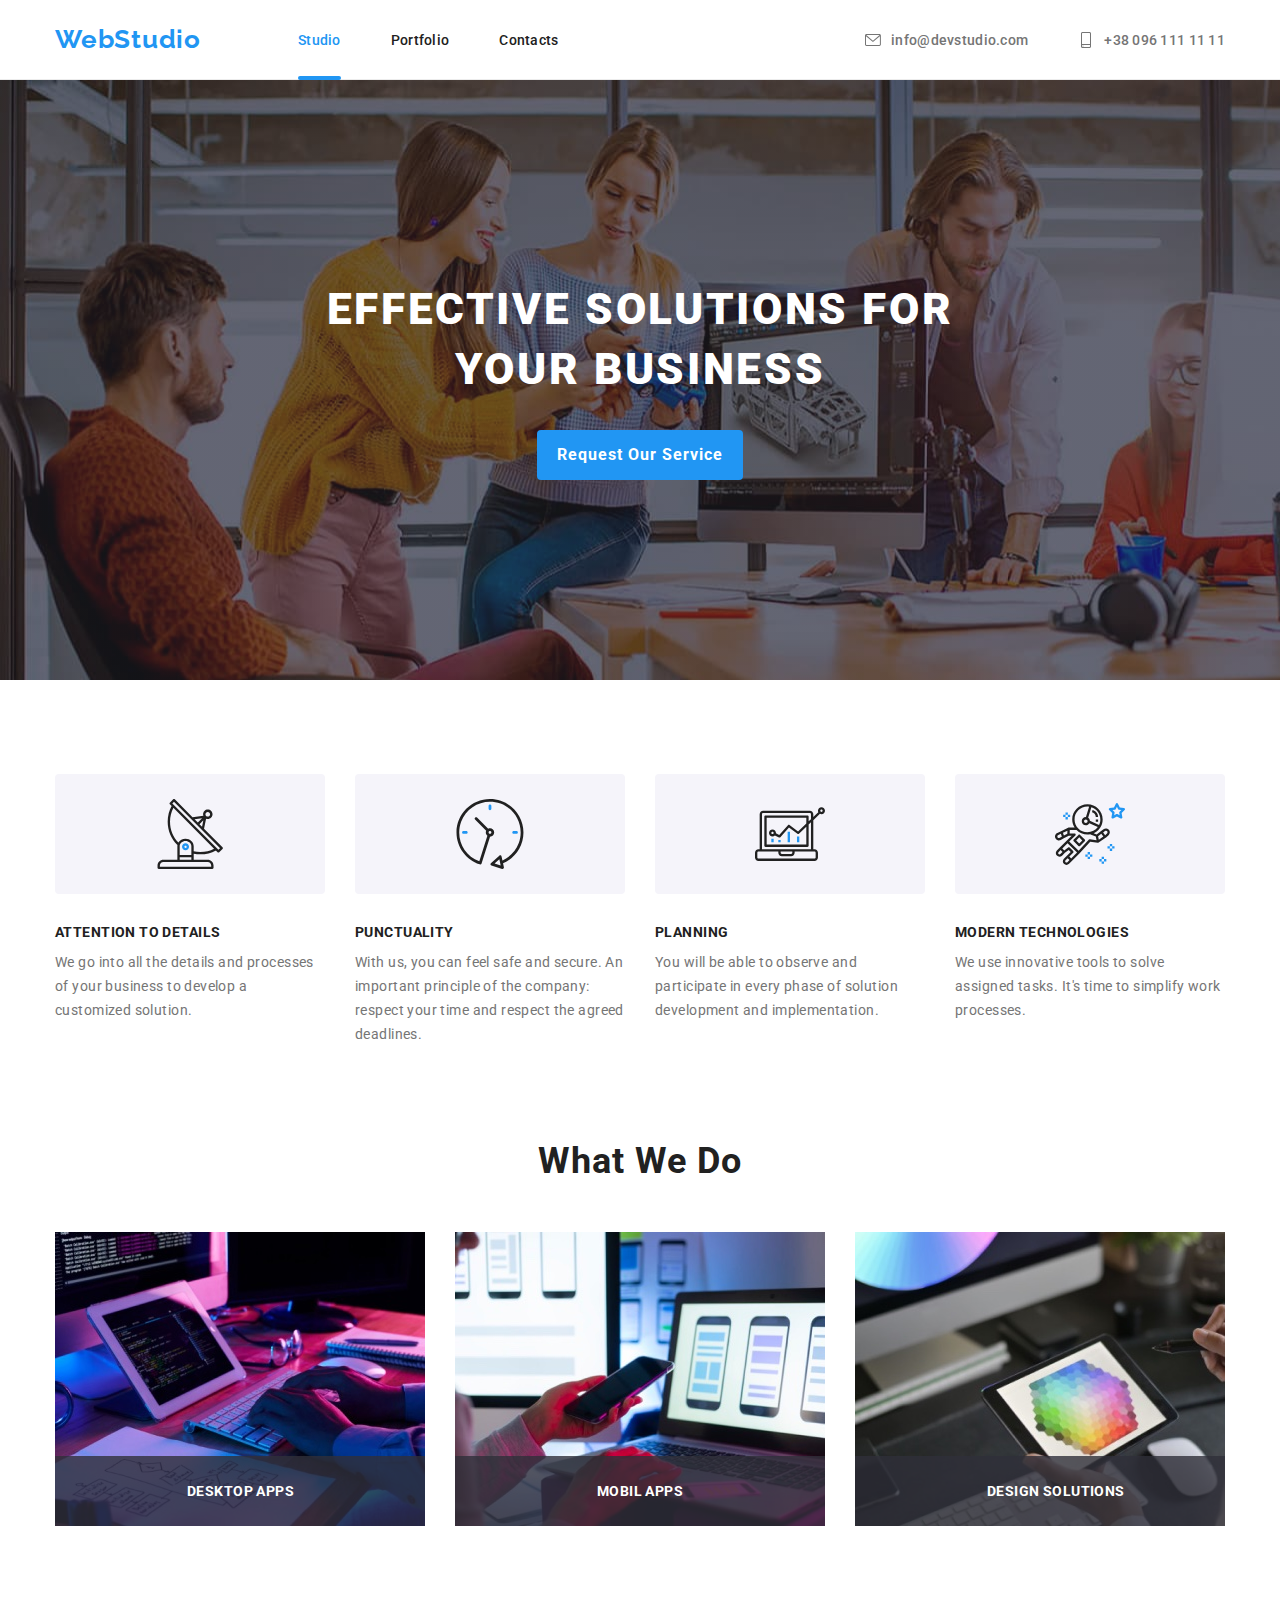
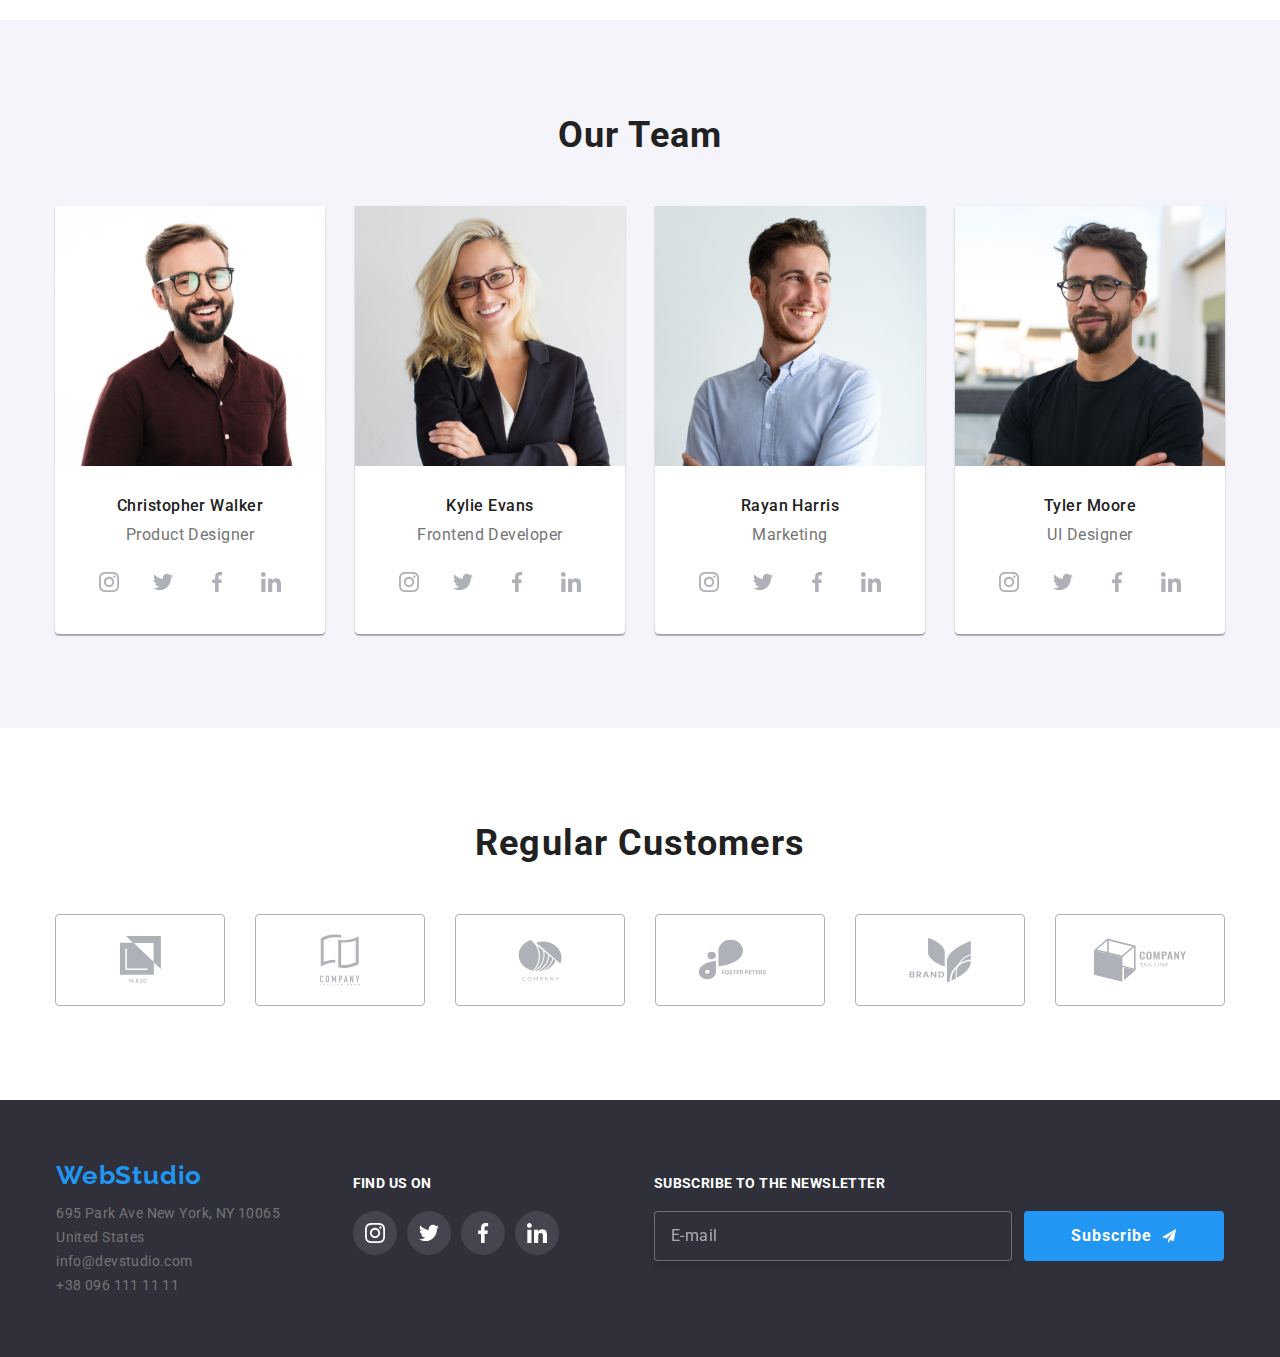
<file: index.html>
<!DOCTYPE html>
<html lang="en">

<head>
    <meta name="WebStudio" content="Effective Solutions for your Business" />
    <meta charset="UTF-8" />
    <meta http-equiv="X-UA-Compatible" content="IE=edge" />
    <meta name="viewport" content="width=device-width, initial-scale=1.0" />
    <link rel="stylesheet" href="https://cdnjs.cloudflare.com/ajax/libs/modern-normalize/1.0.0/modern-normalize.min.css" />
    <link rel="preconnect" href="https://fonts.googleapis.com" />
    <link rel="preconnect" href="https://fonts.gstatic.com" crossorigin>
    <link href="https://fonts.googleapis.com/css2?family=Raleway:wght@700&family=Roboto:wght@400;500;700;900&display=swap"
        rel="stylesheet" />
    <link rel="stylesheet" href="./css/styles.css"/>
    <title>Effective Solutions for your Business</title>
</head>

<body>

  <header class="header">
        <div class="container nav-container">
            <nav class="navbar-list">
                <a  class="logo link" 
                    href="index.html">WebStudio
                </a>
                <ul class="navbar list">
                    <li class="navbar-item"> 
                        <a class="link navbar-contact-link current-link" 
                          href="./index.html">Studio
                        </a>
                    </li>
                    <li class="navbar-item"> 
                        <a class="link navbar-contact-link" 
                          href="./portfolio.html">Portfolio
                        </a>
                    </li>
                    <li class="navbar-item"> 
                      <a class="link navbar-contact-link" href="#">Contacts</a>
                    </li>
                </ul>
            </nav>

            <ul class="nav-contacts list">
                <li class="header-contact-item">
                  <a class="link header-contact-link header-icon-link" 
                    href="mailto:info@devstudio.com">
                    <svg class="header-icon" width="16" height="12">
                    <use href="./images/icons.svg#icon-envelope"></use>
                    </svg>info@devstudio.com
                  </a>
                </li>
                <li class="header-contact-item">
                  <a class="link header-contact-link header-icon-link" 
                    href="tel:+38 096 111 11 11">
                    <svg class="header-icon" width="16" height="16">
                    <use href="./images/icons.svg#icon-smartphone"></use>
                  </svg> +38 096 111 11 11
                  </a>
                </li>
            </ul>
        </div>
  </header>

  <main>
        <section class="hero section">
          <div class="container hero-container">
            <h1 class="hero-heading">Effective Solutions For <br>Your Business</h1>
              <button class="hero-button form-open" type="button" data-modal-open>Request Our Service</button>
          </div>
        </section>

        <section class="section">
            <div class="container advantages-container">
                <ul class="advantages-list list">
                    <li class="advantages-item">
                      <div class="advantages-icons-wrapper">
                        <svg class="advantages-icons" width="70" height="70">
                            <use href="./images/icons.svg#icon-antenna"></use>
                          </svg>
                        </div>
                        <h3 class="advantages-heading">ATTENTION TO DETAILS</h3>
                        <p class="advantages-detail">We go into all the details and processes of your business to develop a customized solution.
                        </p>
                    </li>
                    <li class="advantages-item">
                      <div class="advantages-icons-wrapper">
                        <svg class="advantages-icons" width="70" height="70">
                          <use href="./images/icons.svg#icon-clock"></use>
                        </svg>
                      </div>
                      <h3 class="advantages-heading">PUNCTUALITY</h3>
                      <p class="advantages-detail">With us, you can feel safe and secure. An important principle of the company: respect your
                        time and respect the agreed
                        deadlines.</p>
                    </li>
                    <li class="advantages-item">
                      <div class="advantages-icons-wrapper">
                        <svg class="advantages-icons" width="70" height="70">
                          <use href="./images/icons.svg#icon-diagram"></use>
                        </svg>
                      </div>
                      <h3 class="advantages-heading">PLANNING</h3>
                      <p class="advantages-detail">You will be able to observe and participate in every phase of solution development and
                        implementation.</p>
                    </li>
                    <li class="advantages-item">
                      <div class="advantages-icons-wrapper">
                        <svg class="advantages-icons" width="70" height="70">
                          <use href="./images/icons.svg#icon-astronaut"></use>
                        </svg>
                      </div>
                      <h3 class="advantages-heading">MODERN TECHNOLOGIES</h3>
                      <p class="advantages-detail">We use innovative tools to solve assigned tasks. It's time to simplify work processes.</p>
                    </li>
                </ul>
            </div>
        </section>

        <section class="section section-no-top-padding">
            <div class="container we-do-container">
                <h2 class="section-heading section-heading-do">What We Do</h2>
                <ul class="we-do-list list">
                  <li class="we-do-item">
                    <img src="./images/wwdo1.jpg"
                      alt="hands at keyboard with design tree and tablet" 
                      width="370" />
                      <p class="we-do-label">Desktop Apps</p>
                  </li>
                  <li class="we-do-item">
                    <img src="./images/wwdo2.jpg"
                      alt="laptop with various design layouts on screen and hands holding smartphone"
                      width="370" />
                      <p class="we-do-label">Mobil Apps</p>
                  </li>
                  <li class="we-do-item">
                    <img src="./images/wwdo3.jpg" 
                      alt="desk with hands holding tablet with color wheel displayed"
                      width="370" />
                      <p class="we-do-label">Design Solutions</p>
                </ul>
            </div>
        </section>

        <section class="section section-team">
            <div class="container team-container">
                <h2 class="section-heading section-heading-team">Our Team</h2>
                <ul class="team-list list">
                  <li class="team-item"> 
                      <img class="team-image" 
                        src=./images/product.jpg 
                        alt=" head shot of smiling employee looking stylish"
                        width="270" /> 
                      <h3 class="team-name">
                        Christopher Walker
                      </h3>
                      <p class="team-title">
                        Product Designer
                      </p>
                      <ul class="socials-list list">
                        <li class="socials-item">
                          <a class="link socials-link" href="#">
                            <svg class="socials-icons" width="20" height="20">
                              <use class="socials-icon" href="./images/icons.svg#icon-instagram"></use>
                            </svg>
                          </a>
                        </li>
                        <li class="socials-item">
                          <a class="link socials-link" href="#">
                            <svg class="socials-icons" width="20" height="20">
                              <use href="./images/icons.svg#icon-twitter"></use>
                            </svg>
                          </a>
                        </li>
                        <li class="socials-item">
                          <a class="link socials-link" href="#">
                            <svg class="socials-icons" width="20" height="20">
                              <use href="./images/icons.svg#icon-facebook"></use>
                            </svg>
                          </a>
                        </li>
                        <li class="socials-item">
                          <a class="link socials-link" href="#">
                            <svg class="socials-icons" width="20" height="20">
                              <use href="./images/icons.svg#icon-linkedin"></use>
                            </svg>
                          </a>
                        </li>
                      </ul>
                  </li>
                  <li class="team-item">
                      <img class="team-image" 
                        src="./images/frontend.jpg" 
                        alt=" head shot of smiling employee looking stylish"
                        width="270" />
                      <h3 class="team-name">
                        Kylie Evans
                      </h3>
                      <p class="team-title">
                        Frontend Developer
                      </p>
                      <ul class="socials-list list">
                        <li class="socials-item">
                          <a class="link socials-link" href="#">
                            <svg class="socials-icons" width="20" height="20">
                              <use href="./images/icons.svg#icon-instagram"></use>
                            </svg>
                          </a>
                        </li>
                        <li class="socials-item">
                          <a class="link socials-link" href="#">
                            <svg class="socials-icons" width="20" height="20">
                              <use href="./images/icons.svg#icon-twitter"></use>
                            </svg>
                          </a>
                        </li>
                        <li class="socials-item">
                          <a class="link socials-link" href="#">
                            <svg class="socials-icons" width="20" height="20">
                              <use href="./images/icons.svg#icon-facebook"></use>
                            </svg>
                          </a>
                        </li>
                        <li class="socials-item">
                          <a class="link link socials-link" href="#">
                            <svg class="socials-icons" width="20" height="20">
                              <use href="./images/icons.svg#icon-linkedin"></use>
                            </svg>
                          </a>
                        </li>
                      </ul>
                  </li>
                  <li class="team-item">
                      <img class="team-image" 
                        src="./images/marketing.jpg" 
                        alt=" head shot of smiling employee looking stylish"
                        width="270" />
                      <h3 class="team-name">
                        Rayan Harris
                      </h3>
                      <p class="team-title">
                        Marketing
                      </p>
                      <ul class="socials-list list">
                        <li class="socials-item">
                          <a class="socials-link" href="#">
                            <svg class="socials-icons" width="20" height="20">
                              <use href="./images/icons.svg#icon-instagram"></use>
                            </svg>
                          </a>
                        </li>
                        <li class="socials-item">
                          <a class="link socials-link" href="#">
                            <svg class="socials-icons" width="20" height="20">
                              <use href="./images/icons.svg#icon-twitter"></use>
                            </svg>
                          </a>
                        </li>
                        <li class="socials-item">
                          <a class="link socials-link" href="#">
                            <svg class="socials-icons" width="20" height="20">
                              <use href="./images/icons.svg#icon-facebook"></use>
                            </svg>
                          </a>
                        </li>
                        <li class="socials-item">
                          <a class="link socials-link" href="#">
                            <svg class="socials-icons" width="20" height="20">
                              <use href="./images/icons.svg#icon-linkedin"></use>
                            </svg>
                          </a>
                        </li>
                      </ul>
                  </li>
                  <li class="team-item">
                      <img class="team-image" 
                        src="./images/uidesign.jpg" 
                        alt=" head shot of smiling employee looking stylish"
                        width="270" />
                      <h3 class="team-name">
                        Tyler Moore
                      </h3>
                      <p class="team-title">
                         UI Designer
                      </p>
                      <ul class="socials-list list">
                        <li class="socials-item">
                          <a class="link socials-link" href="#">
                            <svg class="socials-icons" width="20" height="20">
                              <use href="./images/icons.svg#icon-instagram"></use>
                            </svg>
                          </a>
                        </li>
                        <li class="socials-item">
                          <a class="link socials-link" href="#">
                            <svg class="socials-icons" width="20" height="20">
                              <use href="./images/icons.svg#icon-twitter"></use>
                            </svg>
                          </a>
                        </li>
                        <li class="socials-item">
                          <a class="link socials-link" href="#">
                            <svg class="socials-icons" width="20" height="20">
                              <use href="./images/icons.svg#icon-facebook"></use>
                            </svg>
                          </a>
                        </li>
                        <li class="socials-item">
                          <a class="link socials-link" href="#">
                            <svg class="socials-icons" width="20" height="20">
                              <use href="./images/icons.svg#icon-linkedin"></use>
                            </svg>
                          </a>
                        </li>
                      </ul>
                  </li>
                </ul>
            </div>
        </section>

        <section class="section section-clients">
          <div class="container clients-container">
            <h2 class="section-heading section-heading-clients">Regular Customers</h2>
            <ul class="clients-list list">
              <li class="clients-item">
                <a href="#" class="link clients-link">
                  <svg class="clients-icon" width="41" height="47">
                      <use href="./images/icons.svg#icon-yacoone"></use>
                    </svg>
                  </a>
              </li>
              <li class="clients-item">
                <a href="#" class="link clients-link">
                  <svg class="clients-icon" width="40" height="52">
                    <use href="./images/icons.svg#icon-clienttwo"></use>
                  </svg>
                </a>
              </li>
              <li class="clients-item">
                  <a href="#" class="link clients-link">
                    <svg class="clients-icon" width="44" height="42">
                      <use href="./images/icons.svg#icon-clientthree"></use>
                    </svg>
                  </a>
              </li>
              <li class="clients-item">
                  <a href="#" class="link clients-link">
                    <svg class="clients-icon" width="85" height="41">
                      <use href="./images/icons.svg#icon-fosterpetersfour"></use>
                    </svg>
                  </a>
              </li>
              <li class="clients-item">
                  <a href="#" class="link clients-link">
                    <svg class="clients-icon" width="63" height="46">
                      <use href="./images/icons.svg#icon-clientfive"></use>
                    </svg>
                  </a>
              </li>
              <li class="clients-item">
                  <a href="#" class="link link clients-link">
                    <svg class="clients-icon" width="94" height="44">
                      <use href="./images/icons.svg#icon-clientsix"></use>
                    </svg>
                  </a>
              </li>
            </ul>
          </div>
        </section>
  </main>
    
  <footer class="footer">
    <div class="container footer-container">
      <div class="footer-logo-wrapper">
        <a class="link logo logo-footer" href="index.html">WebStudio</a>
        <address class="address">
          <ul class="list-address list">
            <li>
              <a class="link footer-address-link" href="#">695 Park Ave New York, NY 10065<br>United States</a>
            </li>
            <li>
              <a class="link footer-address-link" href="mailto:info@devstudio.com">info@devstudio.com</a>
            </li>
            <li>
              <a class="link footer-address-link" href="tel:+38 096 111 11 11"> +38 096 111 11 11</a>
            </li>
          </ul>
        </address>
      </div>
      <div class="footer-icon-wrapper">
          <h3 class="footer-header">Find Us On</h3>
          <ul class="footer-socials-list list">
            <li class="footer-socials-item">
              <a class="link footer-socials-link" href="#">
              <svg class="footer-socials-icon" width="20" height="20">
                <use href="./images/icons.svg#icon-instagram"></use>
              </svg>
              </a>
            </li>
            <li class="footer-socials-item">
              <a class="link footer-socials-link" href="#">
              <svg class="footer-socials-icon" width="20" height="20">
                <use href="./images/icons.svg#icon-twitter"></use>
              </svg>
              </a>
            </li>
            <li class="footer-socials-item">
              <a class="link footer-socials-link" href="#">
              <svg class="footer-socials-icon" width="20" height="20">
                <use href="./images/icons.svg#icon-facebook"></use>
              </svg>
              </a>
            </li>
            <li class="footer-socials-item">
              <a class="link footer-socials-link" href="#">
              <svg class="footer-socials-icon" width="20" height="20">
                <use href="./images/icons.svg#icon-linkedin"></use>
              </svg>
              </a>
            </li>
          </ul>
      </div>
      <div class="subscription-content">
            <h3 class="footer-header subscription-header">Subscribe to the Newsletter</h3>
            <form class="subscription-form" action="#" method="POST" name="order-form" autocomplete="off">
                <label class="subscription-label">
                <input class="subscription-input" type="email" name="email" id="footer-placeholder" placeholder="E-mail" required/>  
                </label>
                <button class="subscription-button" type="submit">Subscribe
                  <svg class="subscription-icon" width="24" height="24">
                  <use href="./images/icons.svg#icon-send-airplane"></use>
                </svg>
              </button>     
             </form>
      </div>
    </div>
  </footer>

  <div class="backdrop is-hidden" data-modal>
    <div class="modal-content">
      <button type="button" class="form-close button" data-modal-close="">
        <svg class="close" width="12" height="10">
        <use href="./images/icons.svg#icon-close"></use>
      </svg>
      </button>
      <h3 class="modal-heading">Leave your information and we'll call you back</h3>
      
      <form class="modal-form" action="#" method="POST" name="order-form" autocomplete="off">
        <div class="modal-icon-wrapper">
          <label class="modal-label">
            <span class="modal-label-text">Name</span>
            <input class="modal-input modal-text" type="text" name="full-name" required/>
            <svg class="modal-icon" width="12" height="12">
              <use href="./images/icons.svg#icon-modal-peep"></use>
            </svg>
          </label>
        </div>
        
        <div class="modal-icon-wrapper">
          <label class="modal-label">
          <span class="modal-label-text">Telephone</span>
          <input class="modal-input modal-text" type="tel" name="telephone" />
          <svg class="modal-icon" width="13" height="13">
            <use href="./images/icons.svg#icon-modal-phone"></use>
          </svg>
         </label>
        </div>
    
        <div class="modal-icon-wrapper">
          <label class="modal-label">
          <span class="modal-label-text">E-mail</span>
          <input class="modal-input modal-text" type="email" name="E-mail" required/>
          <svg class="modal-icon" width="15" height="12">
            <use href="./images/icons.svg#icon-modal-envelope"></use>
          </svg>
         </label>
        </div>
    
        <label class="modal-label textarea-label">Comments
          <textarea class="modal-textarea modal-text" id="textarea-placeholder" name="Comments" rows="7" placeholder="Enter the text"></textarea>
        </label> 
    <div class="agree-check-wrapper">
    <label class="agree-check">
    <input type="checkbox" class="checkmark" name="agreement" value="agree" />
      <svg class="icon" width="16" height="16">
        <use href="./images/icons.svg#form-check"></use>
      </svg>
    <span class="agree-text">
        I agree with the newsletter and accept the
      <a class="link modal-link" href="#" class="terms">Terms and Conditions </a>
    </span>
    </label>
    </div>
    <button class="modal-button" type="submit">Send</button>
    </form>
  </div>
  </div>

  <script src="./js/modal.js"></script>
</body>

</html>
</file>
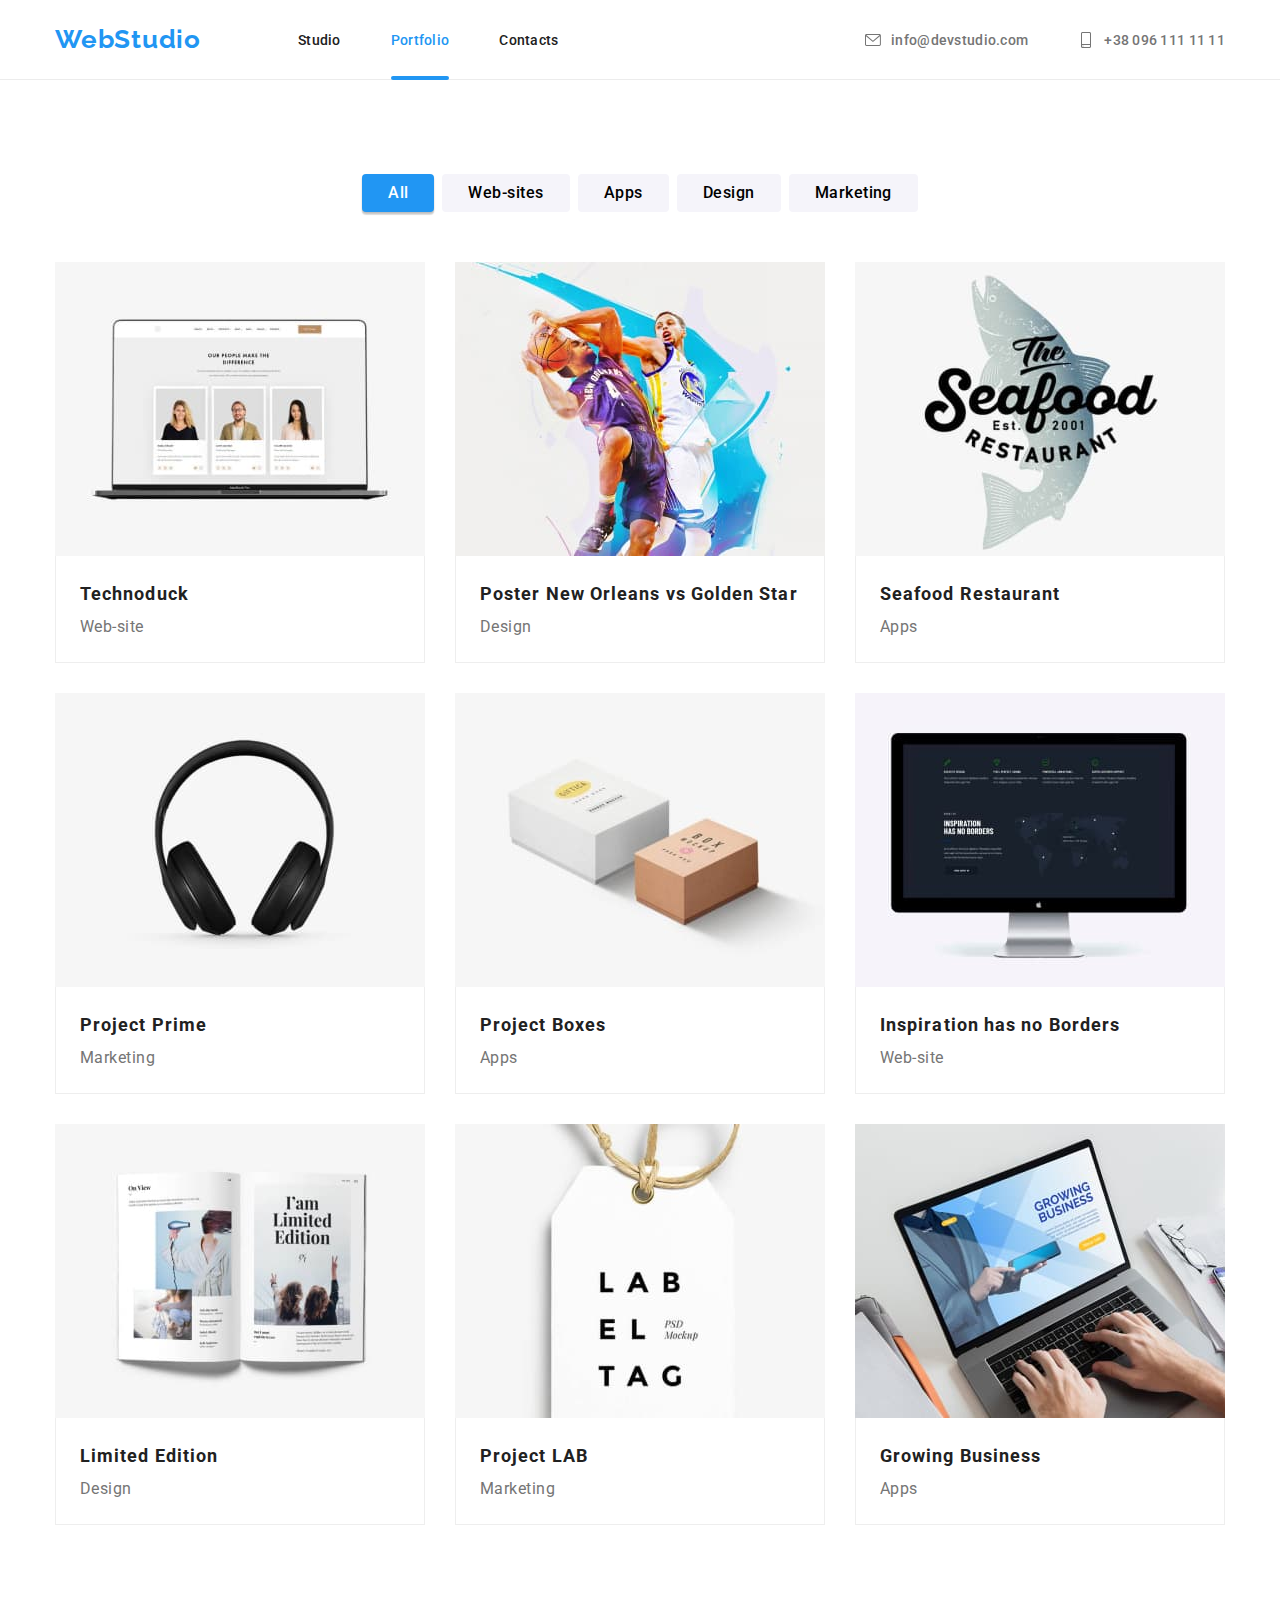
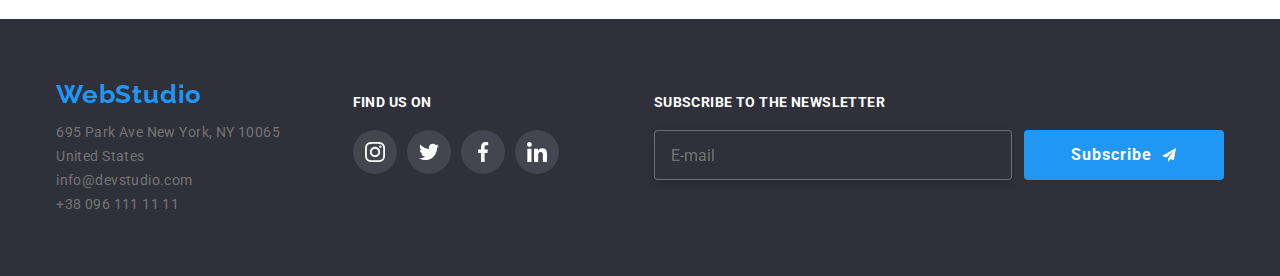
<file: portfolio.html>
<!DOCTYPE html>
<html lang="en">

<head>
    <meta name="WebStudio" content="Effective Solutions for your Business" />
    <meta charset="UTF-8"/>
    <meta http-equiv="X-UA-Compatible" content="IE=edge" />
    <meta name="viewport" content="width=device-width, initial-scale=1.0"/>
    <link rel="stylesheet" href="https://cdnjs.cloudflare.com/ajax/libs/modern-normalize/1.0.0/modern-normalize.min.css" />
    <link rel="preconnect" href="https://fonts.googleapis.com"/>
    <link rel="preconnect" href="https://fonts.gstatic.com" crossorigin />
    <link href="https://fonts.googleapis.com/css2?family=Raleway:wght@700&family=Roboto:wght@400;500;700;900&display=swap"
        rel="stylesheet"/>
    <link rel="stylesheet" href="./css/styles.css"/>

    <title>Effective Solutions for your Business</title>
</head>

<body>

    <header class="header">
      <div class="container nav-container">
        <nav class="navbar-list">
          <a class="logo link" href="index.html">WebStudio
          </a>
          <ul class="navbar list">
            <li class="navbar-item">
              <a class="link navbar-contact-link" href="./index.html">Studio
              </a>
            </li>
            <li class="navbar-item">
              <a class="link navbar-contact-link current-link" href="./portfolio.html">Portfolio
              </a>
            </li>
            <li class="navbar-item">
              <a class="link navbar-contact-link" href="#">Contacts</a>
            </li>
          </ul>
        </nav>
    
        <ul class="nav-contacts list">
          <li class="header-contact-item">
            <a class="link header-contact-link header-icon-link" href="mailto:info@devstudio.com">
              <svg class="header-icon" width="16" height="12">
                <use href="./images/icons.svg#icon-envelope"></use>
              </svg>info@devstudio.com
            </a>
          </li>
          <li class="header-contact-item">
            <a class="link header-contact-link header-icon-link" href="tel:+38 096 111 11 11">
              <svg class="header-icon" width="16" height="16">
                <use href="./images/icons.svg#icon-smartphone"></use>
              </svg> +38 096 111 11 11
            </a>
          </li>
        </ul>
      </div>
    </header>

    <main>

        <section class="section">
            <div class="container container-portfolio">
              <ul class="filters list">    
                <li class="filter-item">
                  <button class="filter-button filter-current" type="button">All</button>
                </li>
                <li class="filter-item">
                  <button class="filter-button" type="button">Web-sites</button>
                </li>
                <li class="filter-item">
                  <button class="filter-button" type="button">Apps</button>
                </li>
                <li class="filter-item">
                  <button class="filter-button" type="button">Design</button>
                </li>
                <li class="filter-item">
                  <button class="filter-button" type="button">Marketing</button>
                </li>
              </ul>

              <ul class="project-list list">
                <li class="project-item">
                  <a href="#" class="project-link link">
                    <div class="project-description">
                      <img src="./images/technoduck.jpg"
                           alt=" an open laptop on a desk with staff pictures on the screen"
                           width="370"/>
                      <div class="project-overlay ">
                        <p>Technoduck is a state-of-the-art coronavirus distribution platform. Companies use this platform for digital espionage
                        and attacks on competitors' secure servers.</p>
                      </div>
                    </div>
                  <div class="project-wrapper">
                    <h3 class="project-heading">
                      Technoduck
                    </h3>
                    <p class="project-filter">
                      Web-site
                    </p>
                  </div>
                </a>
                </li>
                <li class="project-item">
                    <a href="#" class="link project-link">
                    <div class="project-description">
                      <img src="./images/postervs.jpg"
                           alt="Poster of two basketball players doing fancy moves with some fun colors"
                           width="370"/>
                      <div class="project-overlay ">
                        <p>Technoduck is a state-of-the-art coronavirus distribution platform. Companies use this platform for digital
                          espionage
                          and attacks on competitors' secure servers.</p>
                      </div>
                    </div>
                    <div class="project-wrapper">
                      <h3 class="project-heading">
                        Poster New Orleans vs Golden Star
                      </h3>
                      <p class="project-filter">
                        Design
                      </p>
                    </div>
                  </a>
                </li>
                <li class="project-item">
                  <a href="#" class="link project-link">
                    <div class="project-description">
                    <img src="./images/seafood.jpg"
                           alt="logo of fish with restaurant name layed over it"
                           width="370"/>
                    <div class="project-overlay ">
                      <p>Technoduck is a state-of-the-art coronavirus distribution platform. Companies use this platform for digital
                         espionage
                        and attacks on competitors' secure servers.</p>
                    </div>
                    </div>
                    <div class="project-wrapper">
                      <h3 class="project-heading">
                        Seafood Restaurant
                      </h3>
                      <p class="project-filter">
                        Apps
                      </p>
                    </div>
                  </a>
                </li>
                <li class="project-item">
                  <a href="#" class="link project-link">
                    <div class="project-description">
                      <img src="./images/pprime.jpg"
                         alt="image of full coverage all black headphones close up against an off-white background"
                         width="370"/>
                     <div class="project-overlay ">
                       <p>Technoduck is a state-of-the-art coronavirus distribution platform. Companies use this platform for digital
                         espionage
                         and attacks on competitors' secure servers.</p>
                    </div>
                  </div>
                  <div class="project-wrapper">       
                    <h3 class="project-heading">
                      Project Prime
                    </h3>
                    <p class="project-filter">
                      Marketing
                    </p>
                  </div>
                </a>
                </li>
                <li class="project-item">
                  <a href="#" class="link project-link">
                    <div class="project-description">
                      <img src="./images/pboxes.jpg"
                         alt="two fancy packaging boxes on an off-white surface"
                         width="370"/>
                      <div class="project-overlay ">
                        <p>Technoduck is a state-of-the-art coronavirus distribution platform. Companies use this platform for digital
                          espionage
                          and attacks on competitors' secure servers.</p>
                      </div>
                    </div>
                    <div class="project-wrapper">
                      <h3 class="project-heading">
                        Project Boxes
                      </h3>
                      <p class="project-filter">
                        Apps
                      </p>
                  </div>
                </a>
                </li>
                <li class="project-item">
                  <a href="#" class="link project-link">
                    <div class="project-description">
                      <img src="./images/inspiration.jpg"
                      alt="a desktop screen on a desk with an attractive website pulled up on screen"
                      width="370"/>
                  <div class="project-overlay ">
                    <p>Technoduck is a state-of-the-art coronavirus distribution platform. Companies use this platform for digital
                      espionage
                      and attacks on competitors' secure servers.</p>
                  </div>
                  </div>
                  <div class="project-wrapper">
                    <h3 class="project-heading">
                      Inspiration has no Borders
                    </h3>
                    <p class="project-filter">
                      Web-site
                    </p>
                  </div>
                </a>
                </li>
                <li class="project-item">
                  <a href="#" class="link project-link">
                    <div class="project-description">
                      <img src="./images/limited.jpg"
                      alt="an open magazine on an off-white background open to an article with a beautiful layout"
                      width="370"/>
                    <div class="project-overlay ">
                      <p>Technoduck is a state-of-the-art coronavirus distribution platform. Companies use this platform for digital
                        espionage
                        and attacks on competitors' secure servers.</p>
                    </div>
                    </div>
                  <div class="project-wrapper">
                    <h3 class="project-heading">
                      Limited Edition
                    </h3>
                    <p class="project-filter">
                      Design
                    </p>
                  </div>
                </a>
                </li>
                <li class="project-item">
                  <a href="#" class="link project-link">
                    <div class="project-description">
                      <img src="./images/plab.jpg"
                      alt="a close up mock up for a rectangular/hexagonal shaped label closeup"
                      width="370"/>
                  <div class="project-overlay ">
                    <p>Technoduck is a state-of-the-art coronavirus distribution platform. Companies use this platform for digital
                      espionage
                      and attacks on competitors' secure servers.</p>
                  </div>
                  </div>
                  <div class="project-wrapper">
                    <h3 class="project-heading">
                      Project LAB
                    </h3>
                    <p class="project-filter">
                      Marketing
                    </p>
                  </div>
                </a>
                </li>
                <li class="project-item">
                  <a href="#" class="link project-link">
                    <div class="project-description">
                      <img src="./images/business.jpg"
                        alt="a laptop with hands typing and a stack of papers against a grey surface"
                        width="370"/>
                    <div class="project-overlay ">
                      <p>Technoduck is a state-of-the-art coronavirus distribution platform. Companies use this platform for digital
                        espionage
                        and attacks on competitors' secure servers.</p>
                  </div>
                  </div>
                  <div class="project-wrapper">
                    <h3 class="project-heading">
                      Growing Business
                    </h3>
                    <p class="project-filter">
                      Apps
                    </p>
                  </div>
                </a>
                </li>
              </ul>
            </div>
        </section>

    </main>

<footer class="footer">
  <div class="container footer-container">
    <div class="footer-logo-wrapper">
      <a class="link logo logo-footer" href="index.html">WebStudio</a>
      <address class="address">
        <ul class="list-address list">
          <li>
            <a class="link footer-address-link" href="#">695 Park Ave New York, NY 10065<br>United States</a>
          </li>
          <li>
            <a class="link footer-address-link" href="mailto:info@devstudio.com">info@devstudio.com</a>
          </li>
          <li>
            <a class="link footer-address-link" href="tel:+38 096 111 11 11"> +38 096 111 11 11</a>
          </li>
        </ul>
      </address>
    </div>
    <div class="footer-icon-wrapper">
      <h3 class="footer-header">Find Us On</h3>
      <ul class="footer-socials-list list">
        <li class="footer-socials-item">
          <a class="link footer-socials-link" href="#">
            <svg class="footer-socials-icon" width="20" height="20">
              <use href="./images/icons.svg#icon-instagram"></use>
            </svg>
          </a>
        </li>
        <li class="footer-socials-item">
          <a class="link footer-socials-link" href="#">
            <svg class="footer-socials-icon" width="20" height="20">
              <use href="./images/icons.svg#icon-twitter"></use>
            </svg>
          </a>
        </li>
        <li class="footer-socials-item">
          <a class="link footer-socials-link" href="#">
            <svg class="footer-socials-icon" width="20" height="20">
              <use href="./images/icons.svg#icon-facebook"></use>
            </svg>
          </a>
        </li>
        <li class="footer-socials-item">
          <a class="link footer-socials-link" href="#">
            <svg class="footer-socials-icon" width="20" height="20">
              <use href="./images/icons.svg#icon-linkedin"></use>
            </svg>
          </a>
        </li>
      </ul>
    </div>
    <div class="subscription-content">
      <h3 class="footer-header subscription-header">Subscribe to the Newsletter</h3>
      <form class="subscription-form" action="#" method="POST" name="order-form" autocomplete="off">
        <label class="subscription-label">
          <input class="subscription-input" type="email" name="email" placeholder="E-mail" required />
        </label>
        <button class="subscription-button" type="submit">Subscribe
          <svg class="subscription-icon" width="24" height="24">
            <use href="./images/icons.svg#icon-send-airplane"></use>
          </svg>
        </button>
      </form>
    </div>
  </div>
</footer>
</body>
    
</html>
</file>
<file: css/styles.css>
/* doc styles*/

:focus{
  outline: none;
}
/* hero hover button color   #188CE8  */

:root{
 --main-color: #212121;
 --sub-color:#757575;
 --icon-color: #AFB1B8;
 --sub-font-size: 16px;
 --main-background-color:#FFFFFF;
 --sub-background-color: #F5F4FA;
 --dark-accent-color: #2196F3;
 --light-accent-color:#FFFFFF;
 --custom-pointer: url("./images/icons.svg#icon-send-airplane"), pointer;
}

body{
  font-family: Roboto, sans-serif;
  font-style: normal;
  font-size: 14px;
  color: var(--main-color);
  font-size: var(--main-font-size);
  background-color: var(--main-background-color);
  
}

/* default styles*/

h1,
h2,
h3,
h4,
h5,
h6,
p {
  margin: 0;
}

html {
  box-sizing: border-box;
}

*,
*::after,
*::before {
  box-sizing: inherit;
}

img {
  display: block;
  max-width: 100%;
  height: auto;
}

address {
  font-style: normal;
}

.link {
  text-decoration: none;
  color: inherit;
}

.list {
  list-style: none;
  padding: 0;
  margin: 0;
}
 
.container{
  width:1200px;
  margin: 0 auto;
  padding: 0 15px;
}

.section{
  padding-top:94px;
  padding-bottom:94px;
}

/* across section specific styling*/

.section-heading{
  display: flex;
  justify-content: center;
  margin-bottom: 50px;
  font-weight: 700;
  font-size: 36px;
  line-height: 42px;
  text-align: center;
  letter-spacing: 0.03em;
}

.logo{
  font-family: Raleway, sans-serif;
  font-size:  26px;
  font-weight: 700;
  color: var(--dark-accent-color);
  line-height: 31px;
  letter-spacing: 0.03em;
}

.hero-button, 
.modal-button,
.subscription-button{
  font-family: Roboto, sans-serif;
  background-color: var(--dark-accent-color);
  color: var(--light-accent-color);
  font-weight: 700;
  line-height: 30px;
  display: flex;
  align-items: center;
  justify-content: center;
  letter-spacing: 0.06em;
  border-radius: 4px;
  border: none;
  cursor: pointer;
  transition-property: background-color;
  transition-duration: 250ms;
  transition-timing-function: cubic-bezier(0.4, 0, 0.2, 1);
}

/*header styles*/

.header{
  border-bottom: 1px solid #ECECEC;
}

.nav-container{
  display: flex;
  align-items: center;
  justify-content: space-between;
}

.navbar-list{
  display: flex;
  align-items: center;
}

.navbar-item:not(:last-child){
margin-right: 50px;
}

.navbar{
  display:flex;
  margin-left: 97px;
}

.navbar-item{
  align-items: center;
}
.nav-contacts{
  display: flex;
}

.header-contact-item:not(:last-child) {
  margin-right: 50px;
}

.header-contact-item,
.navbar-item{
  display: block;
}

.navbar-contact-link{
  padding: 32px 0 31px 0;
  font-weight: 500;
  font-size:14px;
  line-height: 16px;
  letter-spacing: 0.02em;
  transition-property: color;
  transition-duration: 250ms ;
  transition-timing-function: cubic-bezier(0.4, 0, 0.2, 1);
}

.header-icon{
  fill:currentColor;
  margin-right: 10px;
}

.navbar-item{
  display:flex;
} 

.navbar-contact-link{
  position: relative;
  transition-property: color;
  transition-duration: 250ms;
  transition-timing-function: cubic-bezier(0.4, 0, 0.2, 1);
}

.header-contact-link{
  display:flex;
  align-items:center;
  color: var(--sub-color);
  padding: 32px 0 31px 0;
  font-weight:500;
  font-size:14px;
  line-height: 16px;
  letter-spacing: 0.02em;
  transition-property: color;
  transition-duration: 250ms;
  transition-timing-function: cubic-bezier(0.4, 0, 0.2, 1);
}

.current-link::after{
  position: absolute;
  display:inline-block;
  left: 0;
  bottom: -1px;
  background-color: var(--dark-accent-color);
  content: "";
  width: 100%;
  height:4px;
  border-radius: 2px;
}

/* hero section styles*/

.hero-container{
  display: flex;
  flex-direction: column;
  justify-content: center;
  align-items: center;
}

.hero{
  padding:200px 0;
  background-color: #2F303A;
  background-image:
    linear-gradient(rgba(47, 48, 58, 0.4), rgba(47, 48, 58, 0.4)), 
    url(../images/hero-img.jpg);
}

.hero-heading{
  font-weight: 900;
  font-size: 44px;
  line-height: 136%;
  text-align: center;
  letter-spacing: 0.06em;
  text-transform: uppercase;
  color: var(--light-accent-color);
  margin-bottom:30px;
}

.hero-button{
  padding: 10px 20px;
}

/*advantages section styling*/

.advantages-list{
  display: flex;
}

.advantages-item:not(:last-child){
  margin-right: 30px;
}

.advantages-item{
  width: 270px
}

.advantages-icons-wrapper{
  display: flex;
  justify-content: center;
  align-items: center;
  width: 270px;
  height: 120px;
  background: var(--sub-background-color);
  border-radius: 4px;
  margin-bottom:30px;
  
}

.advantages-heading{
  font-weight: 700;
  line-height: 16px;
  font-size: 14px;
  letter-spacing: 0.03em;
  text-transform: uppercase;
  margin-bottom:10px;
}

.advantages-detail{
    font-weight: 400;
    line-height: 24px;
    font-size: 14px;
    letter-spacing: 0.03em;
    color: var(--sub-color)
}

/* what we do section styling*/

.we-do-container{
  display:flex;
  flex-direction: column;
}

.section-no-top-padding{
  padding-top: 0;
}

.we-do-list {
  display:flex;
  justify-content: center;
}

.we-do-item:not(:last-child){
  margin-right: 30px;
}

.we-do-item{
  position:relative;
}

.we-do-label{
  font-weight: 700;
  font-size: 14px;
  line-height: 16px;
  text-align: center;
  letter-spacing: 0.03em;
  text-transform: uppercase;
  color: var(--light-accent-color);
  position: absolute;
  background: rgba(47, 48, 58, 0.8);
  padding: 27px 132px;
  bottom: 0;
  left: 0;
  right: 0;
  white-space:nowrap;
}

/*team section styling*/

.team-container{
  display: flex;
  flex-direction: column;
}

.section-heading-team,
.team-list{
  display:flex;
  justify-content: center;
  align-items: center;
}

.team-item:not(:last-child){
  margin-right: 30px;
}

.team-image{
  margin-bottom: 30px;
}

.team-item {
  display:flex;
  flex-direction: column;
  padding-bottom: 30px;
  background-color: var(--main-background-color);
  box-shadow: 0px 1px 3px rgba(0, 0, 0, 0.12), 
  0px 1px 1px rgba(0, 0, 0, 0.14), 
  0px 2px 1px rgba(0, 0, 0, 0.2);
  border-radius: 0px 0px 4px 4px;
}

.section-team{
  background-color: var(--sub-background-color);
}

.team-name{
  font-weight: 500;
  font-size: var(--sub-font-size);
  line-height: 19px;
  text-align: center;
  letter-spacing: 0.03em;
  margin-bottom: 10px;
}

.team-title{
  font-weight: 400;
  font-size: var(--sub-font-size);
  line-height: 19px;
  text-align: center;
  letter-spacing: 0.03em;
  color: var(--sub-color);
  margin-bottom:16px;
}

.socials-list{
  display:flex;
  justify-content: center;
  align-items: center;
  padding:0;
}

.socials-link{
  display:flex;
  justify-content: center;
  align-items: center;
  height: 44px;
  width: 44px;
  border-radius: 50%;
  background-color: var(--main-background-color);
  color: var(--icon-color);
  transition-property: color, background-color;
  transition-duration: 250ms;
  transition-timing-function: cubic-bezier(0.4, 0, 0.2, 1);
}

.socials-item:not(:last-child){
  margin-right: 10px;
}

.socials-icons{
  fill:currentColor;
}

/*clients section styling*/

.clients-list{
  display:flex;
  justify-content: center;
  align-items: center;
}

.clients-link{
  display: flex;
  justify-content: center;
  align-items: center;
  width: 170px;
  height: 92px;
  border: 1px solid var(--icon-color);
  border-radius: 4px;
  color:var(--icon-color);
  transition-property: border, color;
  transition-duration: 250ms;
  transition-timing-function: cubic-bezier(0.4, 0, 0.2, 1);
}

.clients-item:not(:last-child){
  margin-right: 30px;
}

.clients-icon {
  fill: currentColor;
}

/* portfolio filter section styling*/

.filters{
  display: flex;
  justify-content: center;
  margin-bottom:50px;
}

.filter-item:not(:last-child){
  margin-right: 8px;
}

.filter-button{
  font-family: Roboto, sans-serif;
  background-color: #F5F4FA;
  padding: 6px 26px;
  border: none;
  cursor: pointer;
  border-radius: 4px;
  font-weight: 500;
  font-size: var(--sub-font-size);
  line-height: 26px;
  text-align: center;
  letter-spacing: 0.03em;
  transition-property: color, background-color, box-shadow;
  transition-duration: 250ms;
  transition-timing-function: cubic-bezier(0.4, 0, 0.2, 1);
}

.filter-current{
  background-color: var(--dark-accent-color);
  color: var(--light-accent-color);
  box-shadow: 0px 3px 1px rgba(0, 0, 0, 0.1), 
  0px 1px 2px rgba(0, 0, 0, 0.08), 
  0px 2px 2px rgba(0, 0, 0, 0.12);
}

/* portfolio project section styling*/

.project-list{
  display: flex;
  flex-wrap: wrap;
  margin-left:-30px;
  margin-top:-30px;
}
  
.project-item{
    margin-left: 30px;
    margin-top: 30px;
    background: #FFFFFF;
}

.project-wrapper{
   display: flex;
   flex-direction: column;
   padding:20px 24px;
   border: 1px solid #EEEEEE;
   border-top:none;
}

.project-heading{
  font-weight: 700;
  font-size: 18px;
  line-height: 36px;
  letter-spacing: 0.06em;
}

.project-filter{
  font-weight: 400;
  font-size: var(--sub-font-size);
  line-height: 30px;
  letter-spacing: 0.03em;
  color: var(--sub-color);
}

.project-link {
  display: block;
  transition-property: box-shadow,transform;
  transition-duration: 250ms;
  transition-timing-function: cubic-bezier(0.4, 0, 0.2, 1);
}

.project-description {
  position: relative;
  width: 370px;
  height: 294px;
  overflow:hidden;
  transition-property: transform;
  transition-duration: 250ms;
  transition-timing-function: cubic-bezier(0.4, 0, 0.2, 1);
}

.project-overlay {
  position: absolute;
  top: 0;
  left: 0;
  font-weight: 400;
  font-size: 18px;
  line-height: 28px;
  letter-spacing: 0.03em;
  padding: 63px 24px 91px 24px;
  color: var(--light-accent-color);
  background-color: rgba(33, 150, 243, 0.9);
  transform: translateY(294px);
  transition-property: transform;
  transition-duration: 250ms;
  transition-timing-function: cubic-bezier(0.4, 0, 0.2, 1);
}

/*footer section styling*/

.footer{
  background-color: #2F303A;
  padding: 60px 0;
}

.footer-container{
  display: flex;
  justify-content: space-around;
}

.logo-footer{
  display:block;
  margin-bottom: 10px;

}

.footer-address-link{
  color: var(--sub-color);
  font-weight: 400;
  line-height: 24px;
  font-size:14px;
   letter-spacing: 0.03em;
  transition-property: color;
  transition-duration: 250ms;
  transition-timing-function: cubic-bezier(0.4, 0, 0.2, 1);
}

.footer-icon-wrapper{
  margin-left:70px;
}

.footer-header{
  font-weight: 700;
  font-size: 14px;
  line-height: 16px;
  letter-spacing: 0.03em;
  text-transform: uppercase;
  color: var(--light-accent-color);
  margin-top: 15px; 
}

.footer-socials-list {
  display: flex;
  justify-content: center;
  align-items: center;
  margin-top:20px;
}

.footer-socials-item{
  display: flex;
}

.footer-socials-link {
  display: flex;
  justify-content: center;
  align-items: center;
  height: 44px;
  width: 44px;
  border-radius: 50%;
  background-color: rgba(255, 255, 255, 0.1);
  color: var(--light-accent-color);
  transition-property: background-color;
  transition-duration: 250ms;
  transition-timing-function: cubic-bezier(0.4, 0, 0.2, 1);
} 

.footer-socials-item:not(:last-child){
  margin-right:10px;
}

.footer-socials-icon{
  fill:currentColor;
}

/*footer form styling*/


.subscription-header{
  display: flex;
  margin-left: 93px;
}

.subscription-form{
  display: flex;
  flex-direction: row;
  align-items: center;
}

.subscription-input {
  display: flex;
  box-sizing:border-box;
  padding-left: 16px;
  height: 50px;
  width: 358px;
  margin-top: 20px;
  margin-left:93px;
  font-size: var(--sub-font-size);
  background-color:#2F303A;
  color: var(--light-accent-color);
  border: 1px solid rgba(255, 255, 255, 0.3);
  filter: drop-shadow(0px 4px 4px rgba(0, 0, 0, 0.15));
  border-radius: 4px;
  transition-property: border-color;
  transition-duration: 250ms;
  transition-timing-function: cubic-bezier(0.4, 0, 0.2, 1);
}

#footer-placeholder::placeholder{
  font-weight: 400;
  font-size: 16px;
  line-height: 20px;
  letter-spacing: 0.03em;
  color: rgba(255, 255, 255, 0.6);
}

.subscription-icon {
  padding-left: 10px;
  fill: currentColor;
}

.subscription-button {
  padding: 10px 0px;
  width: 200px;
  margin-left: 12px;
  margin-top: 20px;
  background-color: var(--dark-accent-color);
  transition-property: background-color;
  transition-duration: 250ms;
  transition-timing-function: cubic-bezier(0.4, 0, 0.2, 1);
}

/*modal styling*/

.backdrop {
  display: flex;
  justify-content: center;
  align-items: center;
  position: fixed;
  width: 100%;
  height: 100%;
  left: 0px;
  top: 0px;
  background: rgba(0, 0, 0, 0.2);
  transition-property: visibility, opacity;
  transition-duration: 250ms;
  transition-timing-function: cubic-bezier(0.4, 0, 0.2, 1);
}

.modal-content {
  display:flex;
  flex-direction: column;
  justify-content: center;
  position: relative;
  padding: 40px;
  background: var(--main-background-color);
  box-shadow: 0px 1px 3px rgba(0, 0, 0, 0.12), 0px 1px 1px rgba(0, 0, 0, 0.14), 0px 2px 1px rgba(0, 0, 0, 0.2);
  border-radius: 4px;
  transition-property: background-color, box-shadow, border-radius;
  transition-duration: 250ms;
  transition-timing-function: cubic-bezier(0.4, 0, 0.2, 1);
}

.is-hidden {
  visibility: hidden;
  opacity: 0;
}

.form-close {
  position: absolute;
  right: 10px;
  top: 10px;
  height: 30px;
  width: 30px;
  border-radius: 50%;
  background-color: var(--main-background-color);
  border: 1px solid rgba(0, 0, 0, 0.1);
  cursor: pointer;
  transition-property: fill;
  transition-duration: 250ms;
  transition-timing-function: cubic-bezier(0.4, 0, 0.2, 1);
}
/*modal form styling*/

.modal-heading{
  display: flex;
  margin-bottom: 30px;
  font-weight: 700;
  font-size: 20px;
  line-height: 23px;
  text-align: center;
  letter-spacing: 0.03em;
}

.modal-form{
  display:flex;
  flex-direction: column;
}

.modal-icon-wrapper{
  position:relative;
  margin-bottom: 28px;
}

.modal-label-text{
  position: absolute;
  top: -16px;
}

.modal-label{
  display: flex;
  flex-direction: column;
  position: relative;
  margin-bottom:4px;
  font-weight: 400;
  font-size: 12px;
  line-height: 14px;
  letter-spacing: 0.01em;
  color: var(--sub-color);
}

.modal-icon{
  position: absolute;
  top: 50%;
  left: 15px;
  cursor: pointer;
  transform: translateY(-50%);
  transition-property: fill;
  transition-duration: 250ms;
  transition-timing-function: cubic-bezier(0.4, 0, 0.2, 1);
}

.modal-input{
  width: 100%;
  height: 40px;
  padding:12px 42px;
  font-weight: 400;
  font-size: 12px;
  line-height: 14px;
  letter-spacing: 0.01em;
  border: 1px solid rgba(33, 33, 33, 0.2);
  border-radius: 4px;
  cursor: pointer;
  transition-property: border, border-radius;
  transition-duration: 250ms;
  transition-timing-function: cubic-bezier(0.4, 0, 0.2, 1);
}

.modal-textarea{
  width:100%;
  margin-bottom: 20px;
  padding: 12px 16px;
  resize:none;
  font-weight: 400;
  font-size: var(--main-font-size);
  line-height: 16px;
  letter-spacing: 0.01em;
  border: 1px solid rgba(33, 33, 33, 0.2);
  border-radius: 4px;
  cursor: pointer;
  transition-property: border, border-radius;
  transition-duration: 250ms;
  transition-timing-function: cubic-bezier(0.4, 0, 0.2, 1);
}

#textarea-placeholder::placeholder{
  font-weight: 400;
  font-size: 12px;
  line-height: 14px;
  letter-spacing: 0.01em;
  color: rgba(117, 117, 117, 0.5);
}

.modal-button{
  width: 200px;
  padding: 10px 80px;
  margin-left: 124px;
} 

.agree-check {
  display: flex;
  justify-content: center;
  align-items: center;
  margin-bottom: 34px;
  cursor: pointer;
}

.agree-check .checkmark {
  -webkit-appearance: none;
  -moz-appearance: none;
  appearance: none;
}

.agree-check .icon {
  width: 16px;
  height: 16px;
  margin-right: 7px;
  fill: none;
  border: 2px solid var(--main-color);
  border-radius: 2px;
  transition: border-color 250ms cubic-bezier(0.4, 0, 0.2, 1),
  background-color 250ms cubic-bezier(0.4, 0, 0.2, 1), fill 250ms cubic-bezier(0.4, 0, 0.2, 1);
}

.agree-check .checkmark:focus+.icon,
.agree-check .checkmark:checked:focus+.icon {
  outline: 2px solid var(--main-color);
}

.agree-check .checkmark:checked+.icon {
  background-color: var(--dark-accent-color);
  border-color: var(--dark-accent-color);
  fill: var(--light-accent-color);
  outline: none;
}

.agree-text,
.modal-link{
  font-weight: 400;
  font-size: 14px;
  line-height: 24px;
  letter-spacing: 0.03em;
  color: var(--sub-color);
  cursor: pointer;
}

.modal-link{
  text-decoration: underline;
  color: var(--dark-accent-color);
  transition-property: color;
    transition-duration: 250ms;
    transition-timing-function: cubic-bezier(0.4, 0, 0.2, 1);
}

/* hover/focus styling */

.current-link,
.navbar-contact-link:focus, 
.header-contact-link:focus,
.header-icon-link:focus,
.navbar-contact-link:hover,
.header-contact-link:hover,
.header-icon-link:hover{
color: var(--dark-accent-color);
}

.hero-button:focus,
.hero-button:hover,
.modal-button:focus,
.modal-button:hover,
.subscription-button:focus,
.subscription-button:hover{
  background-color: #188CE8;
}

.socials-link:focus,
.socials-link:hover{
  background-color: var(--dark-accent-color);
  color: var(--light-accent-color)
}


.clients-linkfocus,
.clients-link:hover {
  border: 1px solid var(--dark-accent-color);
  color: var(--dark-accent-color);

}

.filter-button:focus,
.filter-button:hover {
  background-color:var(--dark-accent-color);
  box-shadow: 0px 3px 1px rgba(0, 0, 0, 0.1), 
  0px 1px 2px rgba(0, 0, 0, 0.08), 
  0px 2px 2px rgba(0, 0, 0, 0.12);
}

.project-link:focus,
.project-link:hover {
  box-shadow: 0px 1px 1px rgba(0, 0, 0, 0.12),
    0px 4px 4px rgba(0, 0, 0, 0.06),
    1px 4px 6px rgba(0, 0, 0, 0.16);
}

.project-description:hover .project-overlay {
  transform: translateY(0px);
}

.project-link:focus .project-overlay {
  transform: translateY(0px);
}

.footer-socials-link:hover,
.footer-socials-link:focus{
  background-color: var(--dark-accent-color);
}

.footer-address-link:focus,
.filter-button:focus,
.footer-address-link:hover,
.filter-button:hover{
  color: var(--light-accent-color);
} 

.subscription-input:hover,
.subscription-input:focus {
  border-color: var(--light-accent-color);
}

.form-close:hover,
.form-close:focus {
  fill: var(--dark-accent-color);
}

.modal-textarea:hover,
.modal-input:hover,
.modal-input:focus-within,
.modal-textarea:focus-within {
border: 1px solid #2196F3;
border-radius: 4px;
}

.modal-label:hover,
.modal-label:focus-within{
  fill: #2196F3;
}

.modal-link:focus,
.modal-link:hover{
  text-decoration: none;
}
</file>
